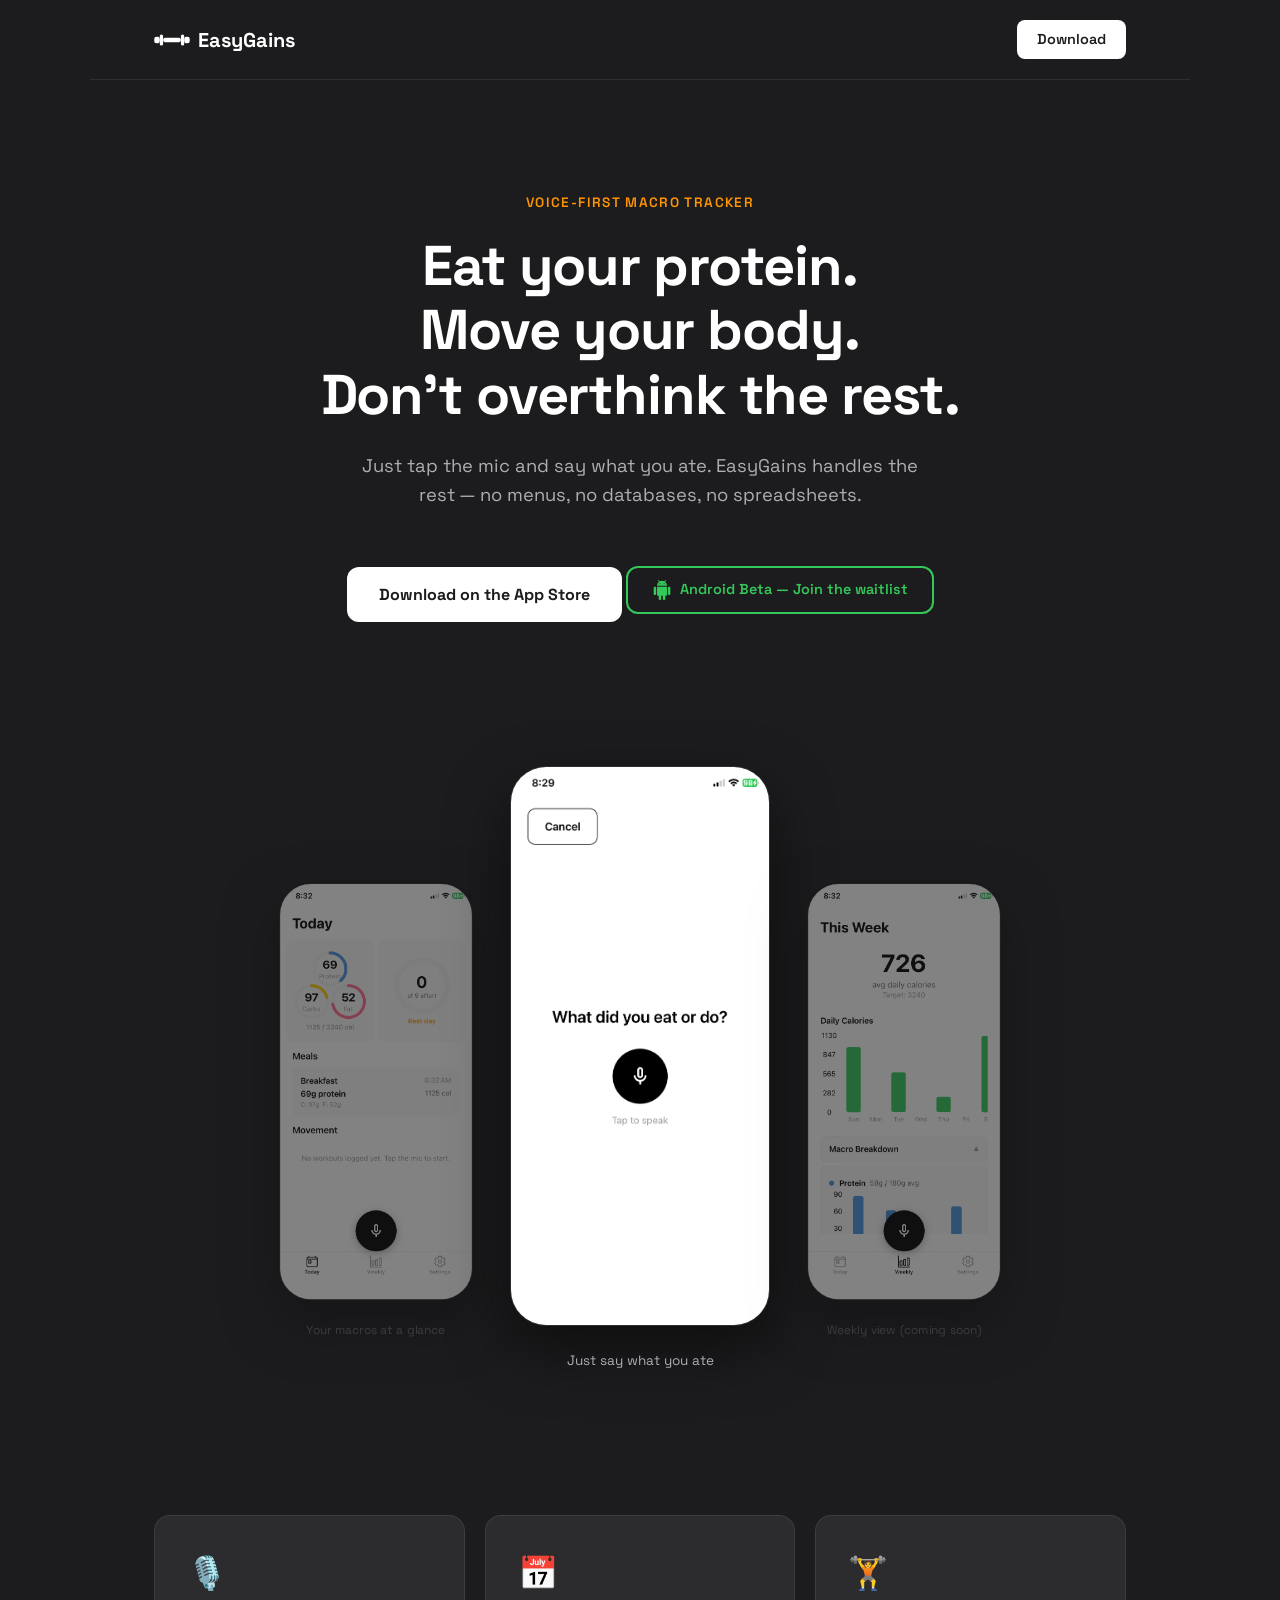
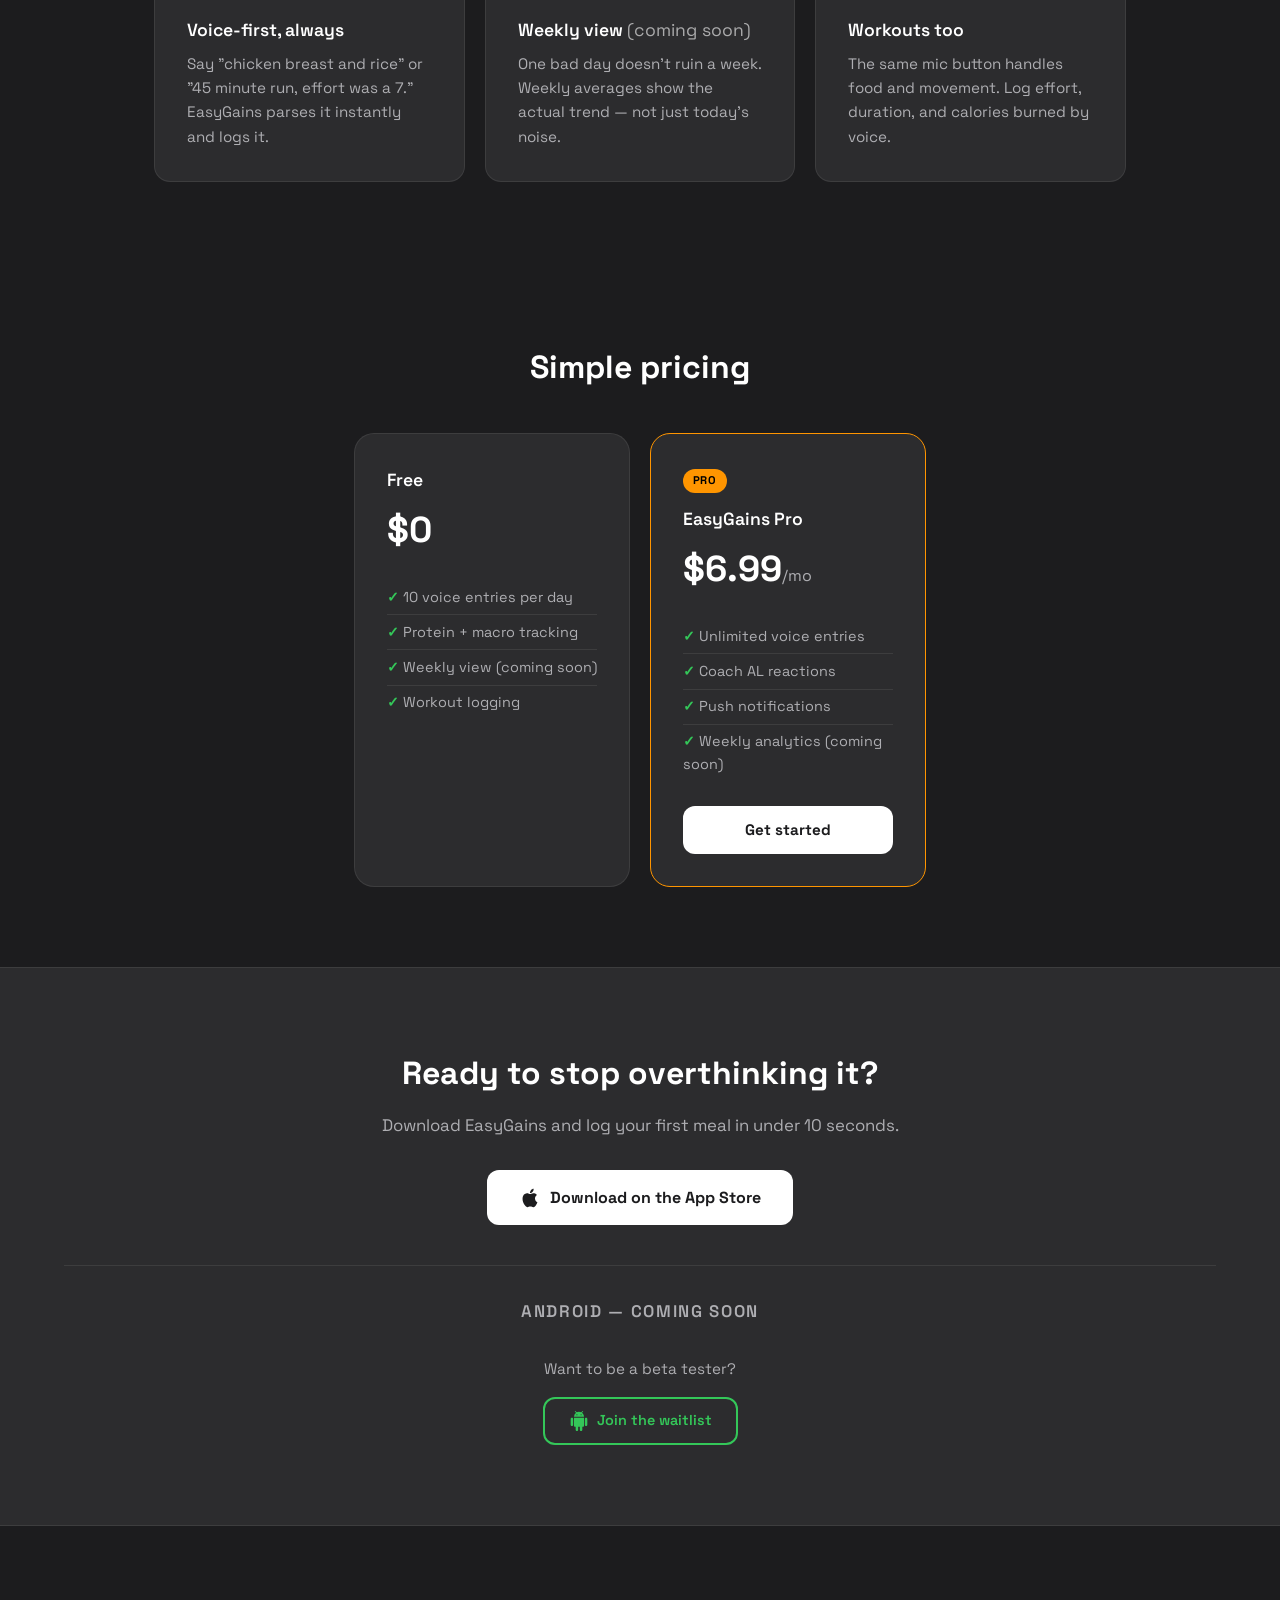
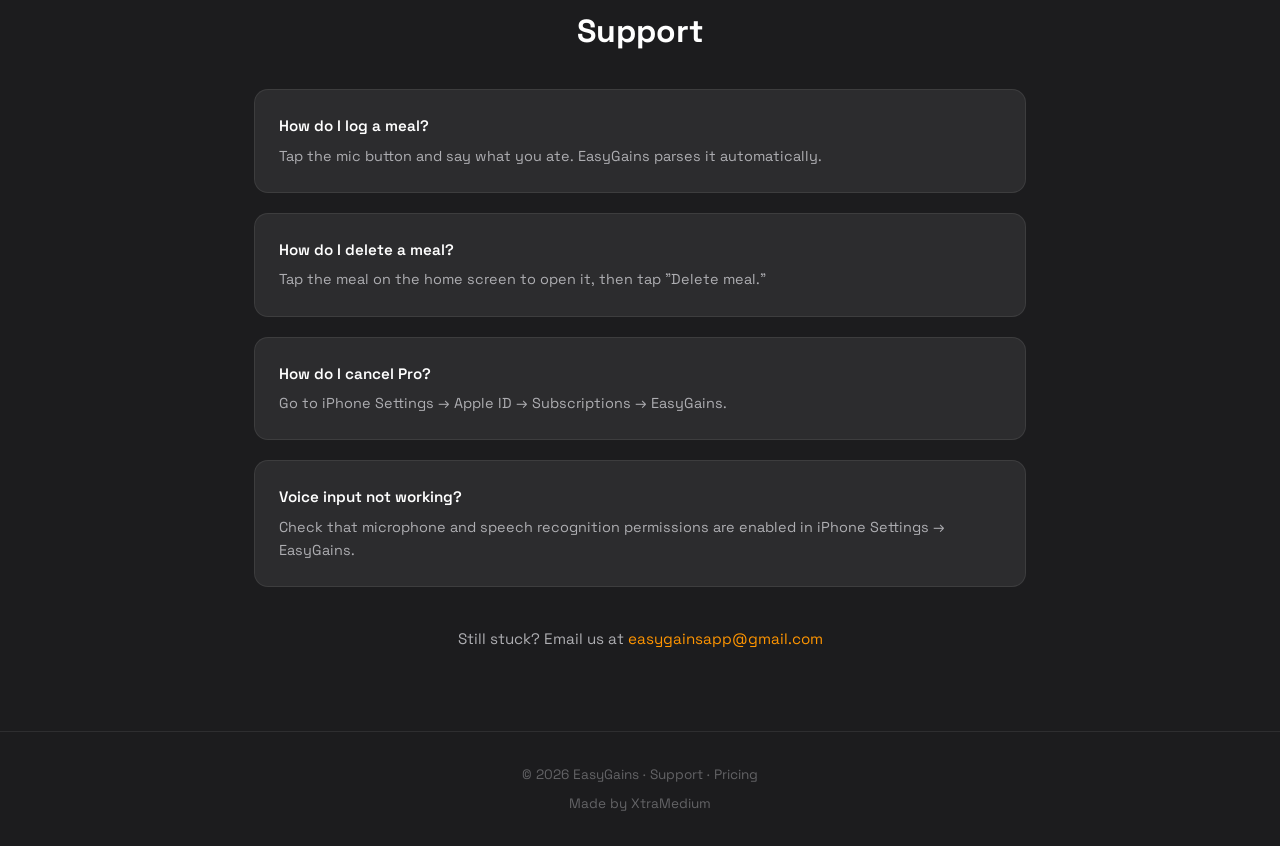
<file: index.html>
<!DOCTYPE html>
<html lang="en">
<head>
    <meta charset="UTF-8">
    <meta name="viewport" content="width=device-width, initial-scale=1.0">
    <title>EasyGains — Voice-first macro tracker</title>
    <meta name="description" content="Track protein and macros by voice. Just say what you ate. No menus. No databases. Just results.">
    <link rel="icon" href="assets/favicon.png">
    <link rel="stylesheet" href="styles.css">
    <link rel="preconnect" href="https://fonts.googleapis.com">
    <link rel="preconnect" href="https://fonts.gstatic.com" crossorigin>
    <link href="https://fonts.googleapis.com/css2?family=Space+Grotesk:wght@400;500;600;700&display=swap" rel="stylesheet">
</head>
<body>

    <nav>
        <div class="logo">
            <svg class="logo-icon" viewBox="0 0 32 18" fill="none" xmlns="http://www.w3.org/2000/svg">
                <rect x="0" y="6" width="5" height="6" rx="2" fill="white"/>
                <rect x="5" y="4" width="3" height="10" rx="1.5" fill="white"/>
                <rect x="8" y="7" width="16" height="4" rx="2" fill="white"/>
                <rect x="24" y="4" width="3" height="10" rx="1.5" fill="white"/>
                <rect x="27" y="6" width="5" height="6" rx="2" fill="white"/>
            </svg>
            EasyGains
        </div>
        <a href="https://apps.apple.com/app/easygains/id6760476920" class="btn-nav">Download</a>
    </nav>

    <section class="hero">
        <p class="eyebrow">Voice-first macro tracker</p>
        <h1>Eat your protein.<br>Move your body.<br>Don't overthink the rest.</h1>
        <p class="subtitle">Just tap the mic and say what you ate. EasyGains handles the rest — no menus, no databases, no spreadsheets.</p>
        <a href="https://apps.apple.com/app/easygains/id6760476920" class="btn-primary">Download on the App Store</a>
        <a href="mailto:easygainsapp@gmail.com?subject=EasyGains%20Android%20Beta&body=I'd%20like%20to%20join%20the%20Android%20beta!" class="btn-android hero-android">
            <svg viewBox="0 0 24 24" fill="currentColor" class="android-icon"><path d="M6 18c0 .55.45 1 1 1h1v3.5c0 .83.67 1.5 1.5 1.5s1.5-.67 1.5-1.5V19h2v3.5c0 .83.67 1.5 1.5 1.5s1.5-.67 1.5-1.5V19h1c.55 0 1-.45 1-1V8H6v10zM3.5 8C2.67 8 2 8.67 2 9.5v7c0 .83.67 1.5 1.5 1.5S5 17.33 5 16.5v-7C5 8.67 4.33 8 3.5 8zm17 0c-.83 0-1.5.67-1.5 1.5v7c0 .83.67 1.5 1.5 1.5s1.5-.67 1.5-1.5v-7c0-.83-.67-1.5-1.5-1.5zm-4.97-5.84l1.3-1.3c.2-.2.2-.51 0-.71-.2-.2-.51-.2-.71 0l-1.48 1.48A5.84 5.84 0 0012 1c-.96 0-1.86.23-2.66.63L7.85.15c-.2-.2-.51-.2-.71 0-.2.2-.2.51 0 .71l1.31 1.31A5.983 5.983 0 006 7h12c0-2.21-1.2-4.15-2.97-5.18-.07-.05-.14-.1-.22-.16-.05-.03-.1-.07-.15-.1l-.13-.1zM10 5H9V4h1v1zm5 0h-1V4h1v1z"/></svg>
            Android Beta — Join the waitlist
        </a>
    </section>

    <section class="screenshots">
        <div class="phone-row">
            <div class="phone-wrap" onclick="setFeatured(this)">
                <img src="assets/screenshots/home.png" alt="EasyGains home screen showing macro rings" class="phone-screen">
                <p class="screen-label">Your macros at a glance</p>
            </div>
            <div class="phone-wrap featured" onclick="setFeatured(this)">
                <img src="assets/screenshots/voice.png" alt="Voice input screen" class="phone-screen">
                <p class="screen-label">Just say what you ate</p>
            </div>
            <div class="phone-wrap" onclick="setFeatured(this)">
                <img src="assets/screenshots/weekly.png" alt="Weekly analytics view" class="phone-screen">
                <p class="screen-label">Weekly view (coming soon)</p>
            </div>
        </div>
    </section>

    <section class="features">
        <div class="features-grid">
            <div class="feature-card">
                <span class="feature-icon">🎙️</span>
                <h3>Voice-first, always</h3>
                <p>Say "chicken breast and rice" or "45 minute run, effort was a 7." EasyGains parses it instantly and logs it.</p>
            </div>
            <div class="feature-card">
                <span class="feature-icon">📅</span>
                <h3>Weekly view <span style="font-weight:400; opacity:0.6;">(coming soon)</span></h3>
                <p>One bad day doesn't ruin a week. Weekly averages show the actual trend — not just today's noise.</p>
            </div>
            <div class="feature-card">
                <span class="feature-icon">🏋️</span>
                <h3>Workouts too</h3>
                <p>The same mic button handles food and movement. Log effort, duration, and calories burned by voice.</p>
            </div>
        </div>
    </section>

    <section class="pricing" id="pricing">
        <h2>Simple pricing</h2>
        <div class="pricing-grid">
            <div class="pricing-card">
                <h3>Free</h3>
                <p class="price">$0</p>
                <ul>
                    <li>10 voice entries per day</li>
                    <li>Protein + macro tracking</li>
                    <li>Weekly view (coming soon)</li>
                    <li>Workout logging</li>
                </ul>
            </div>
            <div class="pricing-card pro">
                <div class="pro-badge">Pro</div>
                <h3>EasyGains Pro</h3>
                <p class="price">$6.99<span>/mo</span></p>
                <ul>
                    <li>Unlimited voice entries</li>
                    <li>Coach AL reactions</li>
                    <li>Push notifications</li>
                    <li>Weekly analytics (coming soon)</li>
                </ul>
                <a href="https://apps.apple.com/app/easygains/id6760476920" class="btn-primary">Get started</a>
            </div>
        </div>
    </section>

    <section class="download" id="download">
        <h2>Ready to stop overthinking it?</h2>
        <p>Download EasyGains and log your first meal in under 10 seconds.</p>
        <a href="https://apps.apple.com/app/easygains/id6760476920" class="app-store-btn">
            <svg viewBox="0 0 24 24" fill="currentColor" class="apple-icon"><path d="M18.71 19.5c-.83 1.24-1.71 2.45-3.05 2.47-1.34.03-1.77-.79-3.29-.79-1.53 0-2 .77-3.27.82-1.31.05-2.3-1.32-3.14-2.53C4.25 17 2.94 12.45 4.7 9.39c.87-1.52 2.43-2.48 4.12-2.51 1.28-.02 2.5.87 3.29.87.78 0 2.26-1.07 3.8-.91.65.03 2.47.26 3.64 1.98-.09.06-2.17 1.28-2.15 3.81.03 3.02 2.65 4.03 2.68 4.04-.03.07-.42 1.44-1.38 2.83M13 3.5c.73-.83 1.94-1.46 2.94-1.5.13 1.17-.34 2.35-1.04 3.19-.69.85-1.83 1.51-2.95 1.42-.15-1.15.41-2.35 1.05-3.11z"/></svg>
            Download on the App Store
        </a>
        <div class="android-beta">
            <p class="android-label">Android — coming soon</p>
            <p class="android-text">Want to be a beta tester?</p>
            <a href="mailto:easygainsapp@gmail.com?subject=EasyGains%20Android%20Beta&body=I'd%20like%20to%20join%20the%20Android%20beta!" class="btn-android">
                <svg viewBox="0 0 24 24" fill="currentColor" class="android-icon"><path d="M6 18c0 .55.45 1 1 1h1v3.5c0 .83.67 1.5 1.5 1.5s1.5-.67 1.5-1.5V19h2v3.5c0 .83.67 1.5 1.5 1.5s1.5-.67 1.5-1.5V19h1c.55 0 1-.45 1-1V8H6v10zM3.5 8C2.67 8 2 8.67 2 9.5v7c0 .83.67 1.5 1.5 1.5S5 17.33 5 16.5v-7C5 8.67 4.33 8 3.5 8zm17 0c-.83 0-1.5.67-1.5 1.5v7c0 .83.67 1.5 1.5 1.5s1.5-.67 1.5-1.5v-7c0-.83-.67-1.5-1.5-1.5zm-4.97-5.84l1.3-1.3c.2-.2.2-.51 0-.71-.2-.2-.51-.2-.71 0l-1.48 1.48A5.84 5.84 0 0012 1c-.96 0-1.86.23-2.66.63L7.85.15c-.2-.2-.51-.2-.71 0-.2.2-.2.51 0 .71l1.31 1.31A5.983 5.983 0 006 7h12c0-2.21-1.2-4.15-2.97-5.18-.07-.05-.14-.1-.22-.16-.05-.03-.1-.07-.15-.1l-.13-.1zM10 5H9V4h1v1zm5 0h-1V4h1v1z"/></svg>
                Join the waitlist
            </a>
        </div>
    </section>

    <section class="support" id="support">
        <h2>Support</h2>
        <div class="support-grid">
            <div class="support-item">
                <h4>How do I log a meal?</h4>
                <p>Tap the mic button and say what you ate. EasyGains parses it automatically.</p>
            </div>
            <div class="support-item">
                <h4>How do I delete a meal?</h4>
                <p>Tap the meal on the home screen to open it, then tap "Delete meal."</p>
            </div>
            <div class="support-item">
                <h4>How do I cancel Pro?</h4>
                <p>Go to iPhone Settings → Apple ID → Subscriptions → EasyGains.</p>
            </div>
            <div class="support-item">
                <h4>Voice input not working?</h4>
                <p>Check that microphone and speech recognition permissions are enabled in iPhone Settings → EasyGains.</p>
            </div>
        </div>
        <p class="support-contact">Still stuck? Email us at <a href="mailto:easygainsapp@gmail.com">easygainsapp@gmail.com</a></p>
    </section>

    <footer>
        <p>© 2026 EasyGains · <a href="#support">Support</a> · <a href="#pricing">Pricing</a></p>
        <p class="footer-sub">Made by <a href="https://extramediumal.github.io" target="_blank">XtraMedium</a></p>
    </footer>

    <script>
        function setFeatured(el) {
            document.querySelectorAll('.phone-wrap').forEach(w => w.classList.remove('featured'));
            el.classList.add('featured');
        }
    </script>

</body>
</html>
</file>
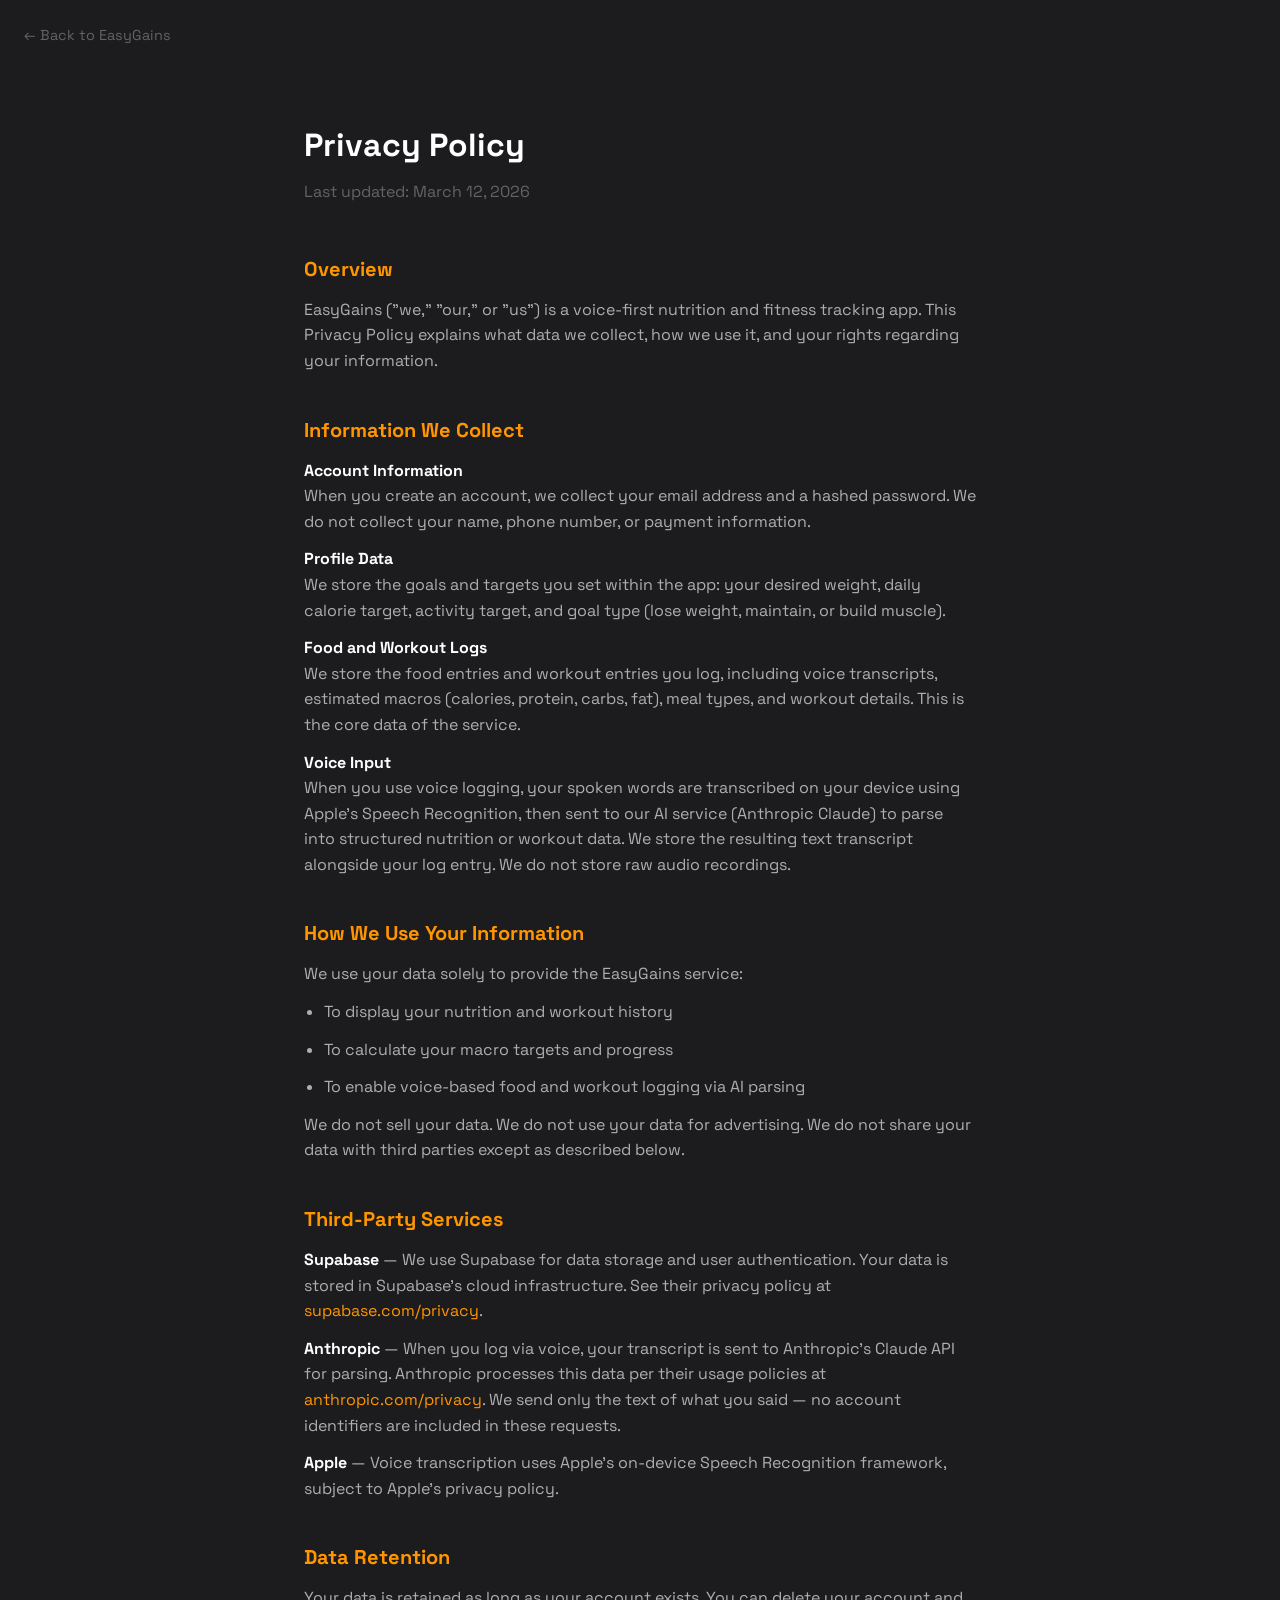
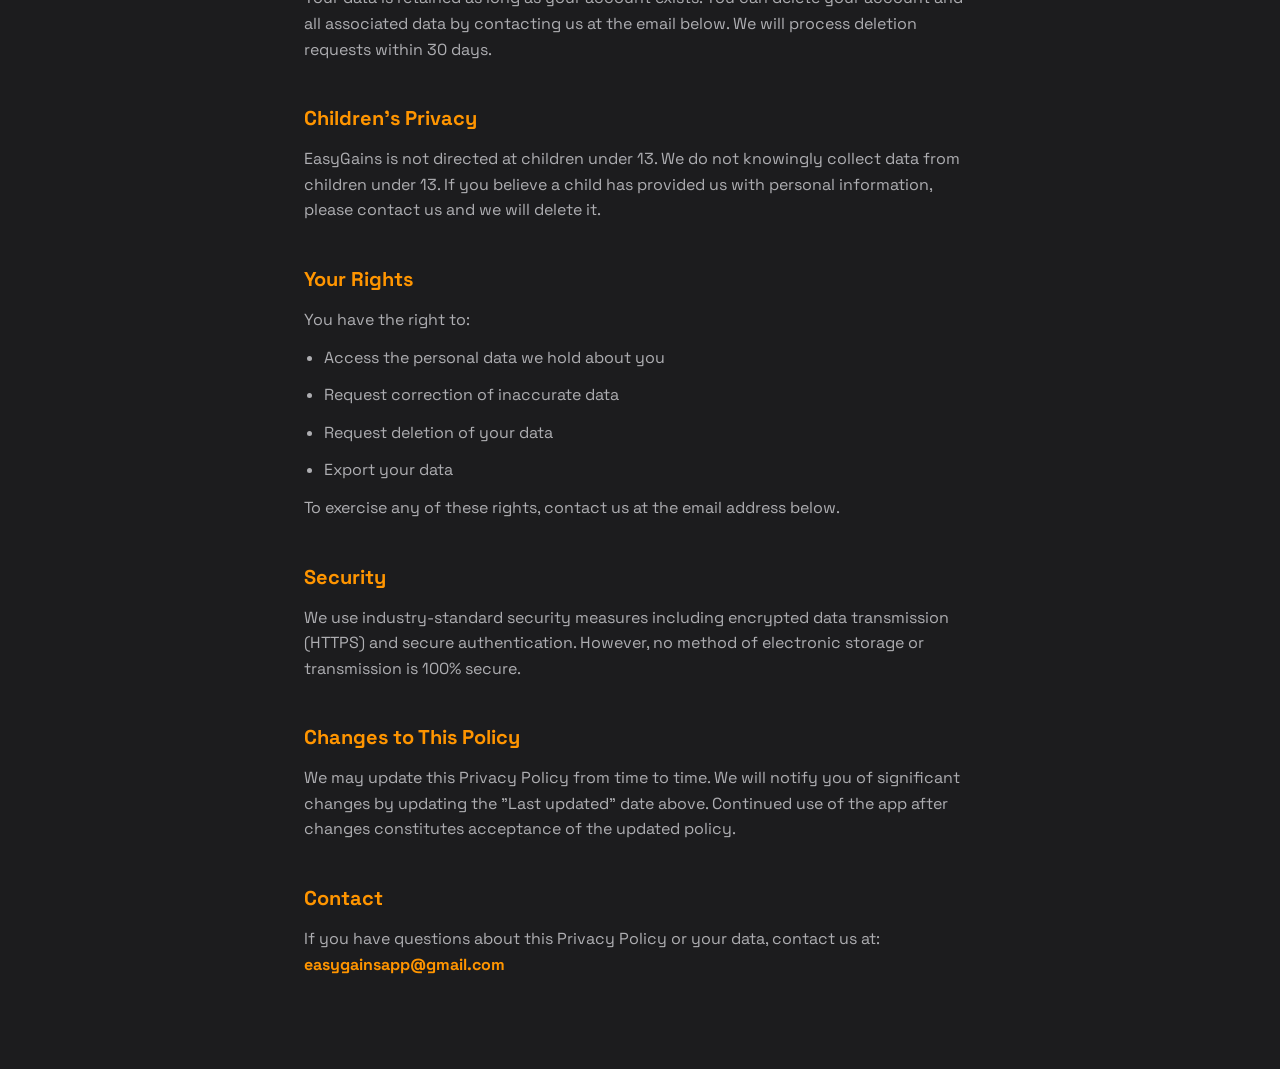
<file: privacy.html>
<!DOCTYPE html>
<html lang="en">
<head>
    <meta charset="UTF-8">
    <meta name="viewport" content="width=device-width, initial-scale=1.0">
    <title>Privacy Policy — EasyGains</title>
    <meta name="description" content="EasyGains privacy policy — how we handle your data.">
    <link rel="icon" href="assets/favicon.png">
    <link rel="stylesheet" href="styles.css">
    <link rel="preconnect" href="https://fonts.googleapis.com">
    <link rel="preconnect" href="https://fonts.gstatic.com" crossorigin>
    <link href="https://fonts.googleapis.com/css2?family=Space+Grotesk:wght@400;500;600;700&display=swap" rel="stylesheet">
    <style>
        .legal { max-width: 720px; margin: 0 auto; padding: 120px 24px 80px; }
        .legal h1 { font-size: 2rem; margin-bottom: 8px; }
        .legal .updated { color: var(--text-muted); margin-bottom: 48px; }
        .legal h2 { font-size: 1.25rem; margin-top: 40px; margin-bottom: 12px; color: var(--amber); }
        .legal p, .legal li { color: var(--text-secondary); margin-bottom: 12px; }
        .legal ul { padding-left: 20px; margin-bottom: 12px; }
        .legal strong { color: var(--text); }
        .legal a { color: var(--amber); text-decoration: none; }
        .legal a:hover { text-decoration: underline; }
        .back-link { position: fixed; top: 24px; left: 24px; color: var(--text-muted); text-decoration: none; font-size: 0.9rem; }
        .back-link:hover { color: var(--text); }
    </style>
</head>
<body>
    <a href="/" class="back-link">&larr; Back to EasyGains</a>
    <div class="legal">
        <h1>Privacy Policy</h1>
        <p class="updated">Last updated: March 12, 2026</p>

        <h2>Overview</h2>
        <p>EasyGains ("we," "our," or "us") is a voice-first nutrition and fitness tracking app. This Privacy Policy explains what data we collect, how we use it, and your rights regarding your information.</p>

        <h2>Information We Collect</h2>
        <p><strong>Account Information</strong><br>When you create an account, we collect your email address and a hashed password. We do not collect your name, phone number, or payment information.</p>
        <p><strong>Profile Data</strong><br>We store the goals and targets you set within the app: your desired weight, daily calorie target, activity target, and goal type (lose weight, maintain, or build muscle).</p>
        <p><strong>Food and Workout Logs</strong><br>We store the food entries and workout entries you log, including voice transcripts, estimated macros (calories, protein, carbs, fat), meal types, and workout details. This is the core data of the service.</p>
        <p><strong>Voice Input</strong><br>When you use voice logging, your spoken words are transcribed on your device using Apple's Speech Recognition, then sent to our AI service (Anthropic Claude) to parse into structured nutrition or workout data. We store the resulting text transcript alongside your log entry. We do not store raw audio recordings.</p>

        <h2>How We Use Your Information</h2>
        <p>We use your data solely to provide the EasyGains service:</p>
        <ul>
            <li>To display your nutrition and workout history</li>
            <li>To calculate your macro targets and progress</li>
            <li>To enable voice-based food and workout logging via AI parsing</li>
        </ul>
        <p>We do not sell your data. We do not use your data for advertising. We do not share your data with third parties except as described below.</p>

        <h2>Third-Party Services</h2>
        <p><strong>Supabase</strong> — We use Supabase for data storage and user authentication. Your data is stored in Supabase's cloud infrastructure. See their privacy policy at <a href="https://supabase.com/privacy">supabase.com/privacy</a>.</p>
        <p><strong>Anthropic</strong> — When you log via voice, your transcript is sent to Anthropic's Claude API for parsing. Anthropic processes this data per their usage policies at <a href="https://anthropic.com/privacy">anthropic.com/privacy</a>. We send only the text of what you said — no account identifiers are included in these requests.</p>
        <p><strong>Apple</strong> — Voice transcription uses Apple's on-device Speech Recognition framework, subject to Apple's privacy policy.</p>

        <h2>Data Retention</h2>
        <p>Your data is retained as long as your account exists. You can delete your account and all associated data by contacting us at the email below. We will process deletion requests within 30 days.</p>

        <h2>Children's Privacy</h2>
        <p>EasyGains is not directed at children under 13. We do not knowingly collect data from children under 13. If you believe a child has provided us with personal information, please contact us and we will delete it.</p>

        <h2>Your Rights</h2>
        <p>You have the right to:</p>
        <ul>
            <li>Access the personal data we hold about you</li>
            <li>Request correction of inaccurate data</li>
            <li>Request deletion of your data</li>
            <li>Export your data</li>
        </ul>
        <p>To exercise any of these rights, contact us at the email address below.</p>

        <h2>Security</h2>
        <p>We use industry-standard security measures including encrypted data transmission (HTTPS) and secure authentication. However, no method of electronic storage or transmission is 100% secure.</p>

        <h2>Changes to This Policy</h2>
        <p>We may update this Privacy Policy from time to time. We will notify you of significant changes by updating the "Last updated" date above. Continued use of the app after changes constitutes acceptance of the updated policy.</p>

        <h2>Contact</h2>
        <p>If you have questions about this Privacy Policy or your data, contact us at:<br><strong><a href="mailto:easygainsapp@gmail.com">easygainsapp@gmail.com</a></strong></p>
    </div>
</body>
</html>
</file>
<file: styles.css>
* {
    margin: 0;
    padding: 0;
    box-sizing: border-box;
}

:root {
    --bg: #1C1C1E;
    --bg-card: #2C2C2E;
    --bg-card-hover: #3A3A3C;
    --text: #FFFFFF;
    --text-secondary: #AEAEB2;
    --text-muted: #636366;
    --amber: #FF9500;
    --purple: #AF52DE;
    --green: #34C759;
    --border: rgba(255,255,255,0.08);
}

body {
    font-family: 'Space Grotesk', sans-serif;
    background: var(--bg);
    color: var(--text);
    line-height: 1.6;
}

/* Nav */
nav {
    display: flex;
    justify-content: space-between;
    align-items: center;
    padding: 1.25rem 5%;
    max-width: 1100px;
    margin: 0 auto;
    border-bottom: 1px solid var(--border);
}

.logo {
    font-size: 1.25rem;
    font-weight: 700;
    display: flex;
    align-items: center;
    gap: 0.5rem;
    color: var(--text);
    text-decoration: none;
}

.logo-icon {
    width: 36px;
    height: 20px;
}

.btn-nav {
    background: var(--text);
    color: var(--bg);
    padding: 0.5rem 1.25rem;
    border-radius: 8px;
    text-decoration: none;
    font-weight: 600;
    font-size: 0.9rem;
    transition: opacity 0.2s;
}

.btn-nav:hover {
    opacity: 0.85;
}

/* Hero */
.hero {
    text-align: center;
    padding: 7rem 5% 5rem;
    max-width: 780px;
    margin: 0 auto;
}

.eyebrow {
    font-size: 0.85rem;
    font-weight: 600;
    letter-spacing: 0.1em;
    text-transform: uppercase;
    color: var(--amber);
    margin-bottom: 1.25rem;
}

.hero h1 {
    font-size: 3.5rem;
    font-weight: 700;
    line-height: 1.15;
    margin-bottom: 1.5rem;
    letter-spacing: -0.02em;
}

.hero .subtitle {
    font-size: 1.15rem;
    color: var(--text-secondary);
    max-width: 560px;
    margin: 0 auto 2.5rem;
}

.btn-primary {
    display: inline-block;
    background: var(--text);
    color: var(--bg);
    padding: 0.9rem 2rem;
    border-radius: 12px;
    text-decoration: none;
    font-weight: 700;
    font-size: 1rem;
    transition: all 0.2s;
}

.btn-primary:hover {
    opacity: 0.9;
    transform: translateY(-2px);
}

/* Screenshots */
.screenshots {
    padding: 4rem 5%;
    overflow: hidden;
}

.phone-row {
    display: flex;
    justify-content: center;
    align-items: flex-end;
    gap: 1.5rem;
    max-width: 900px;
    margin: 0 auto;
}

.phone-wrap {
    flex: 1;
    max-width: 220px;
    text-align: center;
    opacity: 0.45;
    transform: scale(0.88);
    transition: opacity 0.4s ease, transform 0.4s cubic-bezier(0.34, 1.56, 0.64, 1), max-width 0.4s ease;
    cursor: pointer;
}

.phone-wrap:hover:not(.featured) {
    opacity: 0.65;
    transform: scale(0.91);
}

.phone-wrap.featured {
    opacity: 1;
    transform: scale(1);
    max-width: 260px;
    cursor: default;
}

.phone-screen {
    width: 100%;
    border-radius: 36px;
    box-shadow: 0 24px 60px rgba(0,0,0,0.5);
    border: 1px solid var(--border);
}

.screen-label {
    margin-top: 1rem;
    font-size: 0.85rem;
    color: var(--text-muted);
}

.phone-wrap.featured .screen-label {
    color: var(--text-secondary);
}

/* Features */
.features {
    padding: 5rem 5%;
    max-width: 1100px;
    margin: 0 auto;
}

.features-grid {
    display: grid;
    grid-template-columns: repeat(auto-fit, minmax(240px, 1fr));
    gap: 1.25rem;
}

.feature-card {
    background: var(--bg-card);
    padding: 2rem;
    border-radius: 16px;
    border: 1px solid var(--border);
    transition: all 0.2s;
}

.feature-card:hover {
    background: var(--bg-card-hover);
    transform: translateY(-3px);
}

.feature-icon {
    font-size: 2rem;
    display: block;
    margin-bottom: 1rem;
}

.feature-card h3 {
    font-size: 1.1rem;
    font-weight: 600;
    margin-bottom: 0.5rem;
}

.feature-card p {
    color: var(--text-secondary);
    font-size: 0.95rem;
}

/* Pricing */
.pricing {
    padding: 5rem 5%;
    max-width: 700px;
    margin: 0 auto;
    text-align: center;
}

.pricing h2 {
    font-size: 2rem;
    font-weight: 700;
    margin-bottom: 2.5rem;
}

.pricing-grid {
    display: grid;
    grid-template-columns: 1fr 1fr;
    gap: 1.25rem;
    text-align: left;
}

.pricing-card {
    background: var(--bg-card);
    border: 1px solid var(--border);
    border-radius: 20px;
    padding: 2rem;
}

.pricing-card.pro {
    border-color: var(--amber);
    position: relative;
}

.pro-badge {
    display: inline-block;
    background: var(--amber);
    color: #000;
    font-size: 0.7rem;
    font-weight: 700;
    letter-spacing: 0.08em;
    text-transform: uppercase;
    padding: 0.2rem 0.6rem;
    border-radius: 20px;
    margin-bottom: 0.75rem;
}

.pricing-card h3 {
    font-size: 1.1rem;
    font-weight: 600;
    margin-bottom: 0.5rem;
}

.price {
    font-size: 2.25rem;
    font-weight: 700;
    margin-bottom: 1.25rem;
}

.price span {
    font-size: 1rem;
    font-weight: 400;
    color: var(--text-secondary);
}

.pricing-card ul {
    list-style: none;
    margin-bottom: 1.5rem;
}

.pricing-card ul li {
    color: var(--text-secondary);
    font-size: 0.9rem;
    padding: 0.35rem 0;
    border-bottom: 1px solid var(--border);
}

.pricing-card ul li:last-child {
    border-bottom: none;
}

.pricing-card ul li::before {
    content: "✓ ";
    color: var(--green);
    font-weight: 600;
}

.pricing-card .btn-primary {
    width: 100%;
    text-align: center;
    padding: 0.75rem;
    font-size: 0.95rem;
}

/* Download */
.download {
    background: var(--bg-card);
    border-top: 1px solid var(--border);
    border-bottom: 1px solid var(--border);
    text-align: center;
    padding: 5rem 5%;
}

.download h2 {
    font-size: 2rem;
    font-weight: 700;
    margin-bottom: 0.75rem;
}

.download p {
    color: var(--text-secondary);
    margin-bottom: 2rem;
    font-size: 1.05rem;
}

.app-store-btn {
    display: inline-flex;
    align-items: center;
    gap: 0.6rem;
    background: var(--text);
    color: var(--bg);
    padding: 0.9rem 2rem;
    border-radius: 12px;
    text-decoration: none;
    font-weight: 700;
    font-size: 1rem;
    transition: all 0.2s;
}

.app-store-btn:hover {
    opacity: 0.9;
    transform: translateY(-2px);
}

.apple-icon {
    width: 22px;
    height: 22px;
}

/* Android Beta */
.android-beta {
    margin-top: 2.5rem;
    padding-top: 2rem;
    border-top: 1px solid var(--border);
}

.android-label {
    font-size: 0.85rem;
    font-weight: 600;
    letter-spacing: 0.1em;
    text-transform: uppercase;
    color: var(--green);
    margin-bottom: 0.25rem;
}

.android-beta .android-text {
    color: var(--text-secondary);
    font-size: 0.95rem;
    margin-bottom: 1rem;
}

.btn-android {
    display: inline-flex;
    align-items: center;
    gap: 0.5rem;
    background: transparent;
    color: var(--green);
    padding: 0.65rem 1.5rem;
    border-radius: 12px;
    border: 2px solid var(--green);
    text-decoration: none;
    font-weight: 600;
    font-size: 0.9rem;
    transition: all 0.2s;
}

.btn-android:hover {
    background: var(--green);
    color: var(--bg);
    transform: translateY(-2px);
}

.android-icon {
    width: 20px;
    height: 20px;
}

.hero-android {
    margin-top: 1rem;
}

/* Support */
.support {
    padding: 5rem 5%;
    max-width: 900px;
    margin: 0 auto;
}

.support h2 {
    font-size: 2rem;
    font-weight: 700;
    margin-bottom: 2rem;
    text-align: center;
}

.support-grid {
    display: grid;
    grid-template-columns: repeat(auto-fit, minmax(380px, 1fr));
    gap: 1.25rem;
    margin-bottom: 2.5rem;
}

.support-item {
    background: var(--bg-card);
    border: 1px solid var(--border);
    border-radius: 14px;
    padding: 1.5rem;
}

.support-item h4 {
    font-size: 0.95rem;
    font-weight: 600;
    margin-bottom: 0.4rem;
}

.support-item p {
    color: var(--text-secondary);
    font-size: 0.9rem;
}

.support-contact {
    text-align: center;
    color: var(--text-secondary);
    font-size: 0.95rem;
}

.support-contact a {
    color: var(--amber);
    text-decoration: none;
}

.support-contact a:hover {
    text-decoration: underline;
}

/* Footer */
footer {
    text-align: center;
    padding: 2rem;
    border-top: 1px solid var(--border);
    color: var(--text-muted);
    font-size: 0.85rem;
}

footer a {
    color: var(--text-muted);
    text-decoration: none;
}

footer a:hover {
    color: var(--text-secondary);
}

.footer-sub {
    margin-top: 0.4rem;
}

/* Responsive */
@media (max-width: 768px) {
    .hero h1 {
        font-size: 2.25rem;
    }

    .phone-row {
        gap: 0.75rem;
    }

    .phone-wrap {
        opacity: 0.5;
    }

    .pricing-grid {
        grid-template-columns: 1fr;
    }

    .support-grid {
        grid-template-columns: 1fr;
    }
}
</file>
